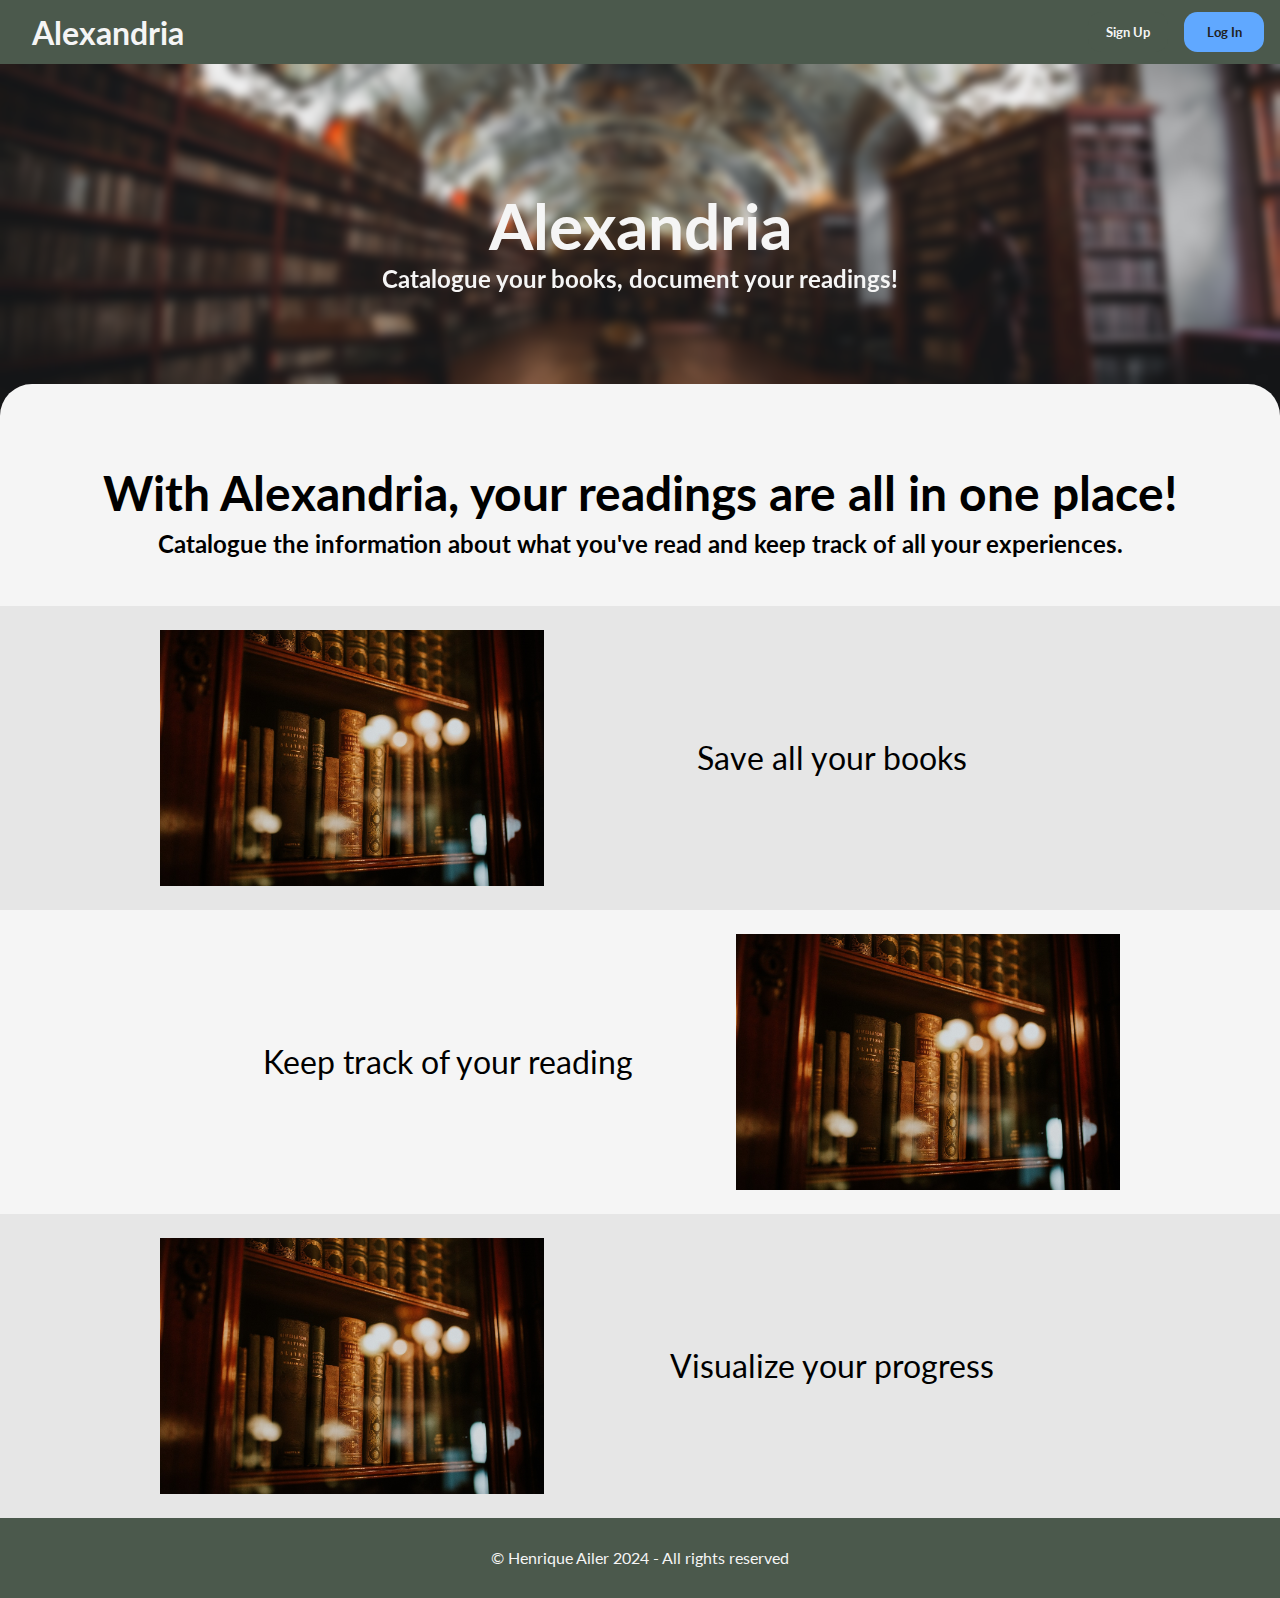
<file: html/index.html>
<!DOCTYPE html>
<html lang="en">
<head>
    <meta charset="UTF-8">
    <meta name="viewport" content="width=device-width, initial-scale=1.0">
    <link rel="shortcut icon" href="../images/favicon.ico" type="image/x-icon">
    <link rel="stylesheet" href="../css/index.css">
    <title>Alexandria</title>
</head>
<body class="dark-mode">
    <div class="navbar">
        <h1>Alexandria</h1>
        <div class="buttons">
            <a href="signup.html"><button id="sign-up">Sign Up</button></a>
            <a href="login.html"><button id="log-in">Log In</button></a>
        </div>
    </div>

    <div class="banner">
        <div class="title">
            <h1>Alexandria</h1>
            <h2>Catalogue your books, document your readings!</h2>
        </div>
    </div>

    <div class="info">
        <h1>With Alexandria, your readings are all in one place!</h1>
        <h2>Catalogue the information about what you've read and keep track of all your experiences.</h2>
    </div>

    <div class="feature" style="background-color: #e6e6e6;">
        <div class="content">
            <img src="../images/books.jpg">
            
            <div class="text">
                <p>Save all your books</p>
            </div>
        </div>
    </div>
    
    <div class="feature">
        <div class="content">
            <div class="text">
                <p>Keep track of your reading</p>
            </div>
            
            <img src="../images/books.jpg">
        </div>
    </div>
    
    <div class="feature" style="background-color: #e6e6e6;">
        <div class="content">
            <img src="../images/books.jpg">
            
            <div class="text">
                <p>Visualize your progress</p>
            </div>
        </div>
    </div>

    <div class="footer">
        <p>&copy; Henrique Ailer 2024 - All rights reserved</p>
    </div>

</body>
</html>
</file>
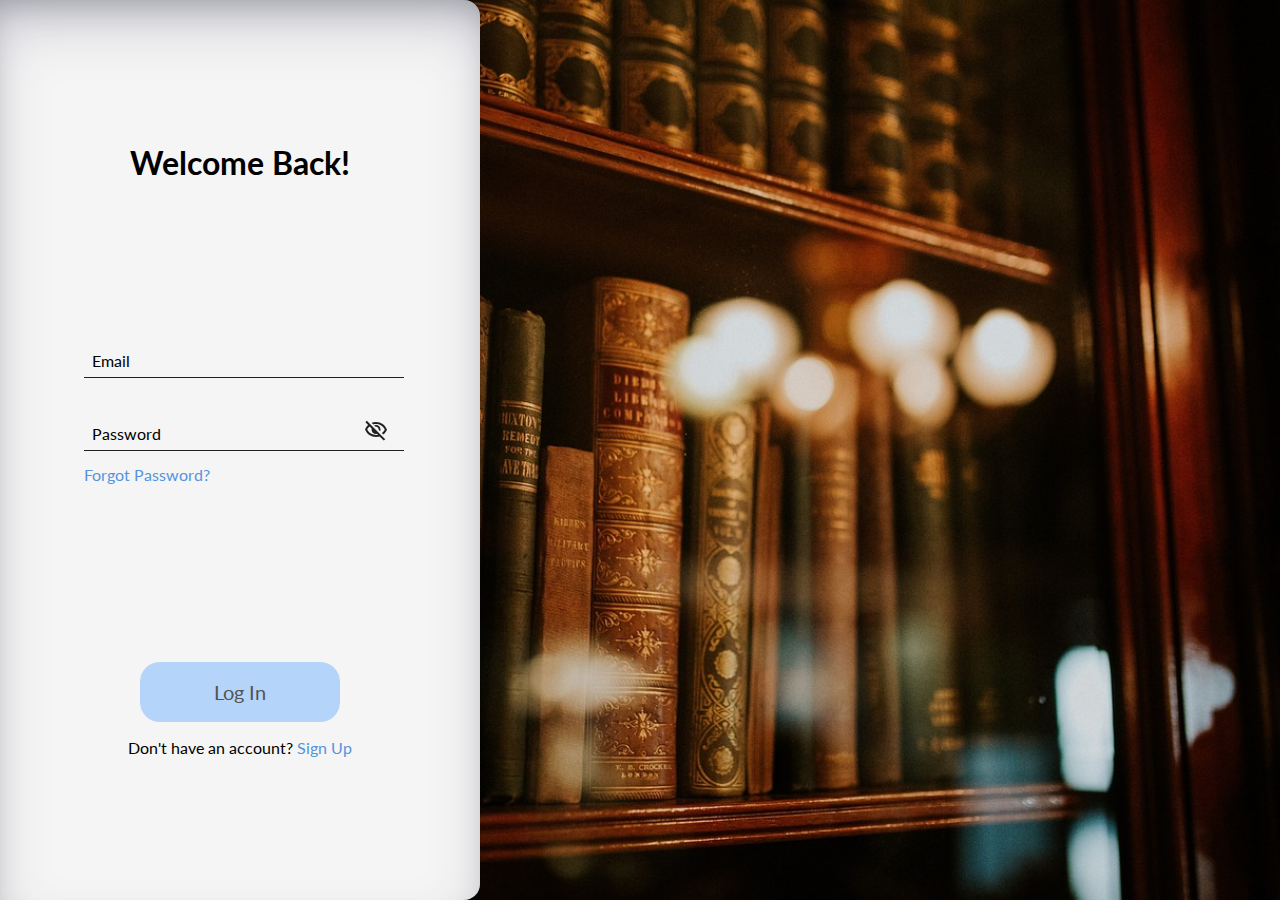
<file: html/login.html>
<!DOCTYPE html>
<html lang="en">
<head>
    <meta charset="UTF-8">
    <meta name="viewport" content="width=device-width, initial-scale=1.0">
    <script src="https://ajax.googleapis.com/ajax/libs/jquery/3.7.1/jquery.min.js"></script>
    <link rel="shortcut icon" href="../images/favicon.ico" type="image/x-icon">
    <link rel="stylesheet" href="../css/forms.css">
    <title>Log In</title>
</head>
<body>
    
    <form id="login" novalidate>
    <div class="form-box">

        <h1>Welcome Back!</h1>

        <div class="inputs">
            <div class="input">
                <input type="email" name="email" id="email" placeholder="" required>
                <label for="email">Email</label>
            </div>
            
            <div class="input">
                <input type="password" name="password" id="password" placeholder="" required>
                <label for="password">Password</label>

                <svg onclick="showPassword('password')" id="shown" style="display: none;" xmlns="http://www.w3.org/2000/svg" height="24px" viewBox="0 -960 960 960" width="24px" fill="#212121"><path d="M480-320q75 0 127.5-52.5T660-500q0-75-52.5-127.5T480-680q-75 0-127.5 52.5T300-500q0 75 52.5 127.5T480-320Zm0-72q-45 0-76.5-31.5T372-500q0-45 31.5-76.5T480-608q45 0 76.5 31.5T588-500q0 45-31.5 76.5T480-392Zm0 192q-146 0-266-81.5T40-500q54-137 174-218.5T480-800q146 0 266 81.5T920-500q-54 137-174 218.5T480-200Zm0-300Zm0 220q113 0 207.5-59.5T832-500q-50-101-144.5-160.5T480-720q-113 0-207.5 59.5T128-500q50 101 144.5 160.5T480-280Z"/></svg>
                <svg onclick="showPassword('password')" id="hidden" xmlns="http://www.w3.org/2000/svg" height="24px" viewBox="0 -960 960 960" width="24px" fill="#212121"><path d="m644-428-58-58q9-47-27-88t-93-32l-58-58q17-8 34.5-12t37.5-4q75 0 127.5 52.5T660-500q0 20-4 37.5T644-428Zm128 126-58-56q38-29 67.5-63.5T832-500q-50-101-143.5-160.5T480-720q-29 0-57 4t-55 12l-62-62q41-17 84-25.5t90-8.5q151 0 269 83.5T920-500q-23 59-60.5 109.5T772-302Zm20 246L624-222q-35 11-70.5 16.5T480-200q-151 0-269-83.5T40-500q21-53 53-98.5t73-81.5L56-792l56-56 736 736-56 56ZM222-624q-29 26-53 57t-41 67q50 101 143.5 160.5T480-280q20 0 39-2.5t39-5.5l-36-38q-11 3-21 4.5t-21 1.5q-75 0-127.5-52.5T300-500q0-11 1.5-21t4.5-21l-84-82Zm319 93Zm-151 75Z"/></svg>

                <a href="#">Forgot Password?</a>
                
            </div>
            
        </div>

        <div class="actions">
            <button type="submit" id="submit" disabled>Log In</button>
            <span>
                Don't have an account? <a href="signup.html">Sign Up</a>
            </span>
        </div>
    </div>
    </form>
        
    <div class="error_toast" id="error_toast">
        <h2>User already exists</h2>
        <hr>
        <p id="error_body">This email is already registered, use a different one please.</p>
        <div class="toast_bar"></div>
    </div>

</body>
<script src="../js/toasts.js"></script>
<script src="../js/check_input.js"></script>
<script src="../js/showPassword.js"></script>
<script src="../js/validate_login.js"></script>
</html>
</file>
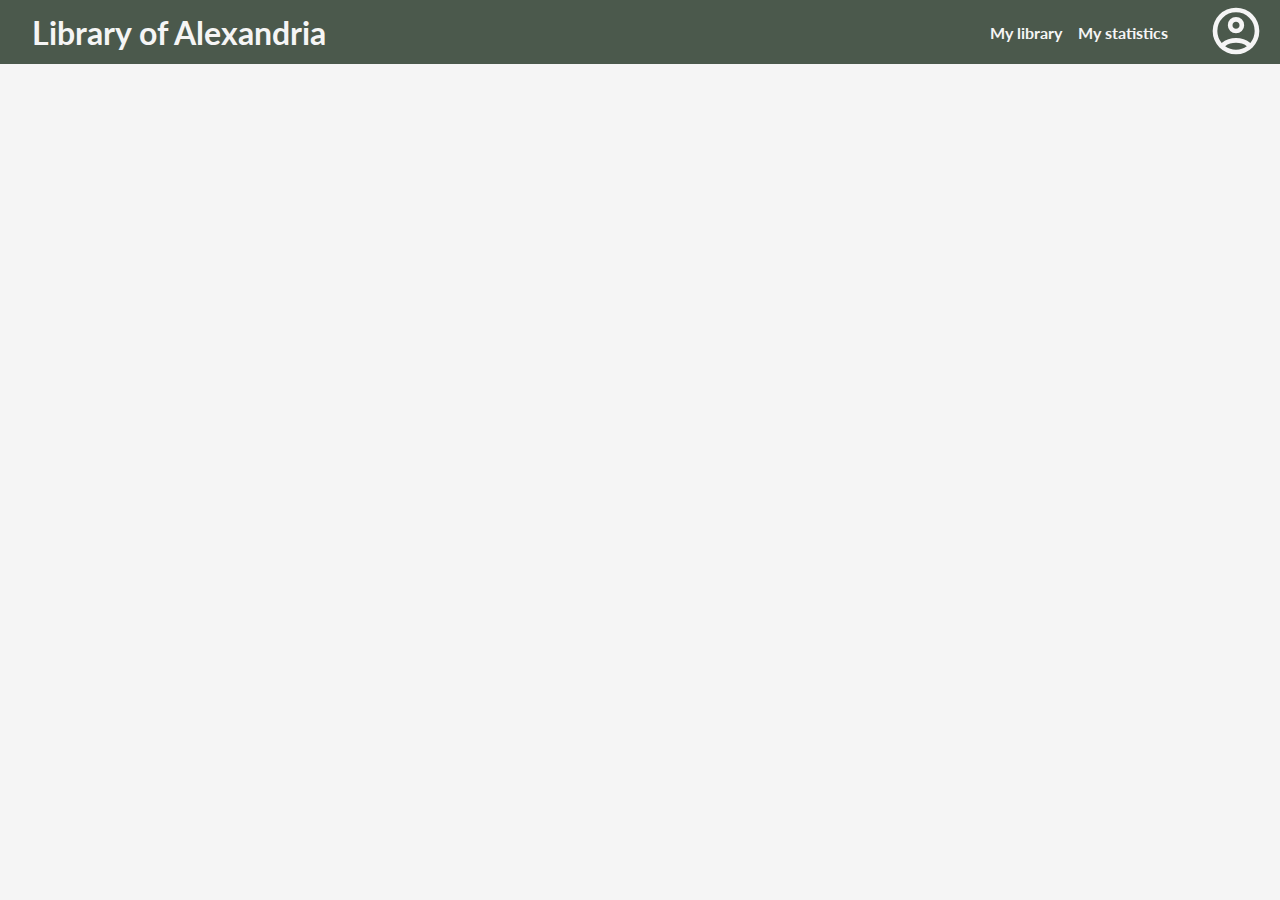
<file: html/main.html>
<!DOCTYPE html>
<html lang="en">
<head>
    <meta charset="UTF-8">
    <meta name="viewport" content="width=device-width, initial-scale=1.0">
    <script src="https://ajax.googleapis.com/ajax/libs/jquery/3.7.1/jquery.min.js"></script>
    <link rel="shortcut icon" href="../images/favicon.ico" type="image/x-icon">
    <link rel="stylesheet" href="../css/main.css">
    <link rel="stylesheet" href="../css/navbar.css">
    <title>Homepage</title>
</head>
<body>
    <div class="navbar">
        <h1>Library of Alexandria</h1>

        <div class="actions">
            <ul>
                <a href="library.html"><li>My library</li></a>
                <a href="#"><li>My statistics</li></a>
            </ul>
            <div class="user-profile">
                <svg id="user_profile" onclick="show_menu('user_menu')" xmlns="http://www.w3.org/2000/svg" height="24px" viewBox="0 -960 960 960" width="24px" fill="#212121"><path d="M234-276q51-39 114-61.5T480-360q69 0 132 22.5T726-276q35-41 54.5-93T800-480q0-133-93.5-226.5T480-800q-133 0-226.5 93.5T160-480q0 59 19.5 111t54.5 93Zm246-164q-59 0-99.5-40.5T340-580q0-59 40.5-99.5T480-720q59 0 99.5 40.5T620-580q0 59-40.5 99.5T480-440Zm0 360q-83 0-156-31.5T197-197q-54-54-85.5-127T80-480q0-83 31.5-156T197-763q54-54 127-85.5T480-880q83 0 156 31.5T763-763q54 54 85.5 127T880-480q0 83-31.5 156T763-197q-54 54-127 85.5T480-80Zm0-80q53 0 100-15.5t86-44.5q-39-29-86-44.5T480-280q-53 0-100 15.5T294-220q39 29 86 44.5T480-160Zm0-360q26 0 43-17t17-43q0-26-17-43t-43-17q-26 0-43 17t-17 43q0 26 17 43t43 17Zm0-60Zm0 360Z"/></svg>
                <div class="user-menu" id="user_menu">
                    <h2 id="username_box">Hello user!</h2>
                    <hr>
                    <ul>
                        <li>
                            <svg xmlns="http://www.w3.org/2000/svg" height="24px" viewBox="0 -960 960 960" width="24px" fill="#212121"><path d="m370-80-16-128q-13-5-24.5-12T307-235l-119 50L78-375l103-78q-1-7-1-13.5v-27q0-6.5 1-13.5L78-585l110-190 119 50q11-8 23-15t24-12l16-128h220l16 128q13 5 24.5 12t22.5 15l119-50 110 190-103 78q1 7 1 13.5v27q0 6.5-2 13.5l103 78-110 190-118-50q-11 8-23 15t-24 12L590-80H370Zm70-80h79l14-106q31-8 57.5-23.5T639-327l99 41 39-68-86-65q5-14 7-29.5t2-31.5q0-16-2-31.5t-7-29.5l86-65-39-68-99 42q-22-23-48.5-38.5T533-694l-13-106h-79l-14 106q-31 8-57.5 23.5T321-633l-99-41-39 68 86 64q-5 15-7 30t-2 32q0 16 2 31t7 30l-86 65 39 68 99-42q22 23 48.5 38.5T427-266l13 106Zm42-180q58 0 99-41t41-99q0-58-41-99t-99-41q-59 0-99.5 41T342-480q0 58 40.5 99t99.5 41Zm-2-140Z"/></svg>
                            Settings
                        </li>
                        <li onclick="toggle_theme()">
                            <svg id="lightmode" xmlns="http://www.w3.org/2000/svg" height="24px" viewBox="0 -960 960 960" width="24px" fill="#212121"><path d="M480-360q50 0 85-35t35-85q0-50-35-85t-85-35q-50 0-85 35t-35 85q0 50 35 85t85 35Zm0 80q-83 0-141.5-58.5T280-480q0-83 58.5-141.5T480-680q83 0 141.5 58.5T680-480q0 83-58.5 141.5T480-280ZM200-440H40v-80h160v80Zm720 0H760v-80h160v80ZM440-760v-160h80v160h-80Zm0 720v-160h80v160h-80ZM256-650l-101-97 57-59 96 100-52 56Zm492 496-97-101 53-55 101 97-57 59Zm-98-550 97-101 59 57-100 96-56-52ZM154-212l101-97 55 53-97 101-59-57Zm326-268Z"/></svg>
                            <svg id="darkmode" xmlns="http://www.w3.org/2000/svg" height="24px" viewBox="0 -960 960 960" width="24px" fill="#212121"><path d="M480-120q-150 0-255-105T120-480q0-150 105-255t255-105q14 0 27.5 1t26.5 3q-41 29-65.5 75.5T444-660q0 90 63 153t153 63q55 0 101-24.5t75-65.5q2 13 3 26.5t1 27.5q0 150-105 255T480-120Zm0-80q88 0 158-48.5T740-375q-20 5-40 8t-40 3q-123 0-209.5-86.5T364-660q0-20 3-40t8-40q-78 32-126.5 102T200-480q0 116 82 198t198 82Zm-10-270Z"/></svg>
                            Toggle theme
                        </li>
                        <li onclick="logout()">
                            <svg xmlns="http://www.w3.org/2000/svg" height="24px" viewBox="0 -960 960 960" width="24px" fill="#212121"><path d="M200-120q-33 0-56.5-23.5T120-200v-560q0-33 23.5-56.5T200-840h280v80H200v560h280v80H200Zm440-160-55-58 102-102H360v-80h327L585-622l55-58 200 200-200 200Z"/></svg>
                            Log out
                        </li>
                    </ul>
                </div>
            </div>
        </div>
    </div>
</body>
<script src="../js/session_functions.js"></script>
<script src="../js/show_menu.js"></script>
</html>
</file>
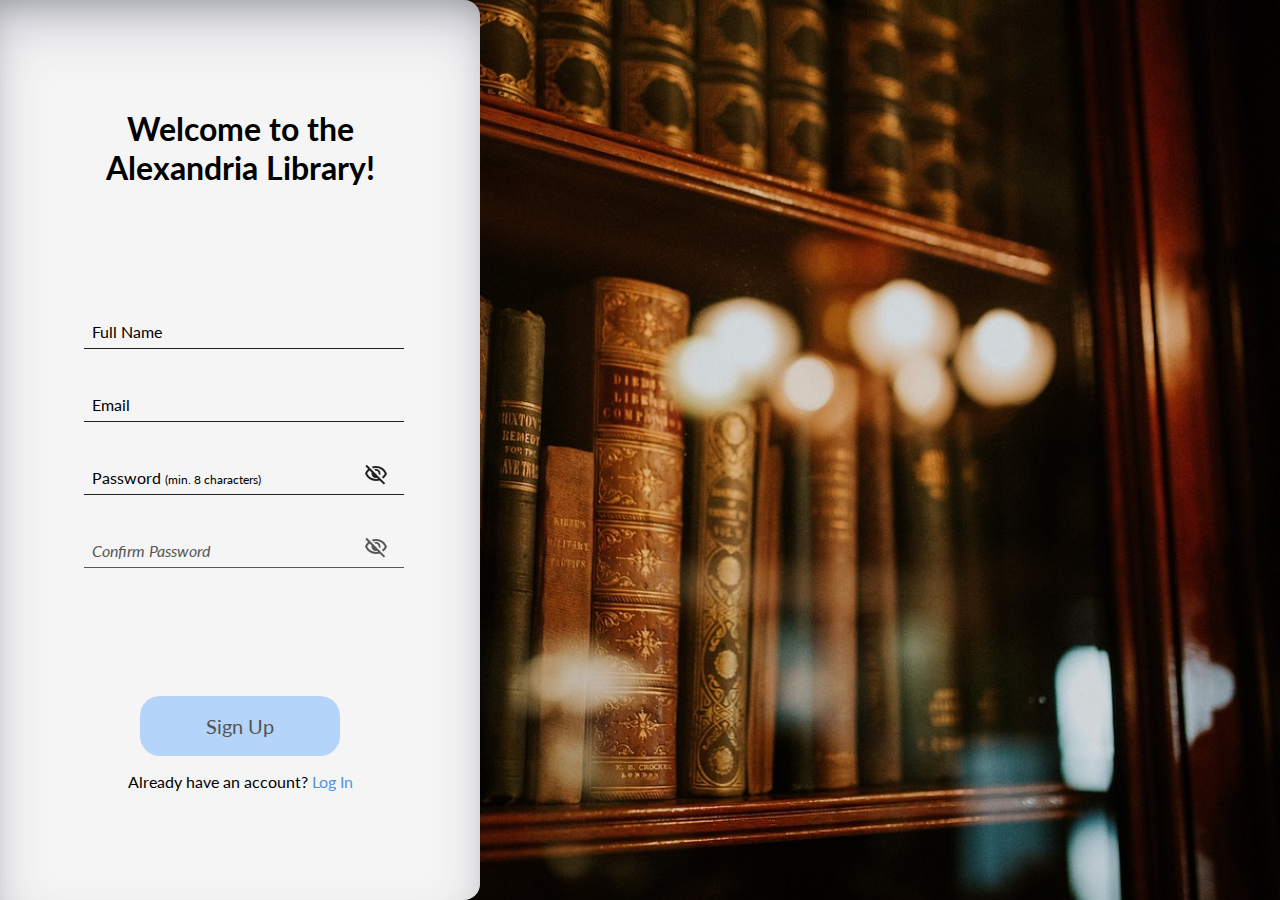
<file: html/signup.html>
<!DOCTYPE html>
<html lang="en">
<head>
    <meta charset="UTF-8">
    <meta name="viewport" content="width=device-width, initial-scale=1.0">
    <script src="https://ajax.googleapis.com/ajax/libs/jquery/3.7.1/jquery.min.js"></script>
    <link rel="shortcut icon" href="../images/favicon.ico" type="image/x-icon">
    <link rel="stylesheet" href="../css/forms.css">
    <title>Sign Up</title>
</head>
<body>
    
    <form id="signup" novalidate>
    <div class="form-box">

        <h1>Welcome to the Alexandria Library!</h1>

        <div class="inputs">
            <div class="input">
                <input type="text" name="name" id="name" placeholder="" oninput="letters_js(this.value, this)" required>
                <label for="name">Full Name</label>
            </div>
            
            <div class="input">
                <input type="email" name="email" id="email" placeholder="" required>
                <label for="email">Email</label>
            </div>
            
            <div class="input">
                <input type="password" name="password" id="password" placeholder="" required>
                <label for="password">Password <span style="font-size: .75em;">(min. 8 characters)</span></label>

                <svg onclick="showPassword('password', false)" id="shown" style="display: none;" xmlns="http://www.w3.org/2000/svg" height="24px" viewBox="0 -960 960 960" width="24px" fill="#212121"><path d="M480-320q75 0 127.5-52.5T660-500q0-75-52.5-127.5T480-680q-75 0-127.5 52.5T300-500q0 75 52.5 127.5T480-320Zm0-72q-45 0-76.5-31.5T372-500q0-45 31.5-76.5T480-608q45 0 76.5 31.5T588-500q0 45-31.5 76.5T480-392Zm0 192q-146 0-266-81.5T40-500q54-137 174-218.5T480-800q146 0 266 81.5T920-500q-54 137-174 218.5T480-200Zm0-300Zm0 220q113 0 207.5-59.5T832-500q-50-101-144.5-160.5T480-720q-113 0-207.5 59.5T128-500q50 101 144.5 160.5T480-280Z"/></svg>
                <svg onclick="showPassword('password', false)" id="hidden" xmlns="http://www.w3.org/2000/svg" height="24px" viewBox="0 -960 960 960" width="24px" fill="#212121"><path d="m644-428-58-58q9-47-27-88t-93-32l-58-58q17-8 34.5-12t37.5-4q75 0 127.5 52.5T660-500q0 20-4 37.5T644-428Zm128 126-58-56q38-29 67.5-63.5T832-500q-50-101-143.5-160.5T480-720q-29 0-57 4t-55 12l-62-62q41-17 84-25.5t90-8.5q151 0 269 83.5T920-500q-23 59-60.5 109.5T772-302Zm20 246L624-222q-35 11-70.5 16.5T480-200q-151 0-269-83.5T40-500q21-53 53-98.5t73-81.5L56-792l56-56 736 736-56 56ZM222-624q-29 26-53 57t-41 67q50 101 143.5 160.5T480-280q20 0 39-2.5t39-5.5l-36-38q-11 3-21 4.5t-21 1.5q-75 0-127.5-52.5T300-500q0-11 1.5-21t4.5-21l-84-82Zm319 93Zm-151 75Z"/></svg>

            </div>

            <div class="input">
                <input type="password" name="password_conf" id="password_conf" placeholder="" required disabled>
                <label for="password_conf">Confirm Password</label>

                <svg onclick="showPassword('password', true)" id="shown_conf" style="display: none;" xmlns="http://www.w3.org/2000/svg" height="24px" viewBox="0 -960 960 960" width="24px" fill="#212121"><path d="M480-320q75 0 127.5-52.5T660-500q0-75-52.5-127.5T480-680q-75 0-127.5 52.5T300-500q0 75 52.5 127.5T480-320Zm0-72q-45 0-76.5-31.5T372-500q0-45 31.5-76.5T480-608q45 0 76.5 31.5T588-500q0 45-31.5 76.5T480-392Zm0 192q-146 0-266-81.5T40-500q54-137 174-218.5T480-800q146 0 266 81.5T920-500q-54 137-174 218.5T480-200Zm0-300Zm0 220q113 0 207.5-59.5T832-500q-50-101-144.5-160.5T480-720q-113 0-207.5 59.5T128-500q50 101 144.5 160.5T480-280Z"/></svg>
                <svg onclick="showPassword('password', true)" id="hidden_conf" xmlns="http://www.w3.org/2000/svg" height="24px" viewBox="0 -960 960 960" width="24px" fill="#212121"><path d="m644-428-58-58q9-47-27-88t-93-32l-58-58q17-8 34.5-12t37.5-4q75 0 127.5 52.5T660-500q0 20-4 37.5T644-428Zm128 126-58-56q38-29 67.5-63.5T832-500q-50-101-143.5-160.5T480-720q-29 0-57 4t-55 12l-62-62q41-17 84-25.5t90-8.5q151 0 269 83.5T920-500q-23 59-60.5 109.5T772-302Zm20 246L624-222q-35 11-70.5 16.5T480-200q-151 0-269-83.5T40-500q21-53 53-98.5t73-81.5L56-792l56-56 736 736-56 56ZM222-624q-29 26-53 57t-41 67q50 101 143.5 160.5T480-280q20 0 39-2.5t39-5.5l-36-38q-11 3-21 4.5t-21 1.5q-75 0-127.5-52.5T300-500q0-11 1.5-21t4.5-21l-84-82Zm319 93Zm-151 75Z"/></svg>

            </div>
            
        </div>

        <div class="actions">
            <button type="submit" id="submit" disabled>Sign Up</button>
            <span>
                Already have an account? <a href="login.html">Log In</a>
            </span>
        </div>
    </div>
    </form>

    <div class="error_toast" id="error_toast">
        <h2>User already exists</h2>
        <hr>
        <p id="error_body">This email is already registered, use a different one please.</p>
        <div class="toast_bar"></div>
    </div>
        
</body>
<script src="../js/toasts.js"></script>
<script src="../js/check_input.js"></script>
<script src="../js/showPassword.js"></script>
<script src="../js/masks.js"></script>
<script src="../js/validate_signup.js"></script>
</html>
</file>
<file: css/index.css>
@import url('https://fonts.googleapis.com/css2?family=DM+Serif+Text:ital@0;1&family=Lato:ital,wght@0,100;0,300;0,400;0,700;0,900;1,100;1,300;1,400;1,700;1,900&display=swap');

*{
    padding: 0;
    margin: 0;
    font-family: "Lato", Arial, Helvetica, sans-serif;
}

body{
    background-color: #f5f5f5;

    scroll-behavior: smooth;
}

body::-webkit-scrollbar{
    width: .7em;
}

body::-webkit-scrollbar-track{
    background-color: var(--background-darker);
}

body::-webkit-scrollbar-thumb{
    background-color: #8d8d8a;
}

body::-webkit-scrollbar-thumb:hover{
    background-color: #595958;
}

.navbar{

    width: 100%;
    height: 4em;
    background-color: #4b594c;

    display: flex;
    justify-content: space-between;
    align-items: center;

}

.navbar h1{
    color: #f5f5f5;
    margin-left: 1em;
}

.navbar .buttons{

    margin-right: 1em;
    
    display: flex;
    width: fit-content;
    gap: 1em;

}

.navbar .buttons button{
    width: 6em;
    height: 3em;

    border: none;
    border-radius: 1em;

    cursor: pointer;
    font-weight: bold;

}

.navbar .buttons #sign-up{

    background-color: #4b594c;
    color: #f5f5f5;

    transition: 200ms;

}

.navbar .buttons #sign-up:hover{

    color: #4b594c;
    background-color: #f5f5f5;

    transition: 200ms;

}

.navbar .buttons #log-in{

    background-color: #60a8ff;
    color: #212121;

    transition: 200ms;

}

.navbar .buttons #log-in:hover{

    filter: brightness(.8);

    transition: 200ms;

}

.banner{

    background-image: url(../images/library.jpg);

    background-repeat: no-repeat;
    background-size: cover;
    background-position: center center;

    height: 22em;

    display: flex;
    align-items: center;
    justify-content: center;

    position: relative;

}

.banner::after{

    content: "";

    width: 100%;
    height: 2em;

    position: absolute;

    background-color: #f5f5f5;
    bottom: 0;
    left: 0;

    border-radius: 2.5em 2.5em 0 0;
    
}

.banner .title{

    backdrop-filter: blur(.3em);

    width: 100%;
    height: 100%;

    display: flex;
    flex-direction: column;
    justify-content: center;
    align-items: center;

}

.banner .title h1{

    color: #f5f5f5;
    font-size: 4em;

}

.banner .title h2{

    color: #f5f5f5;
    font-size: 1.5em;

}

.info{

    margin-top: 3em;
    margin-bottom: 3em;

    display: flex;
    align-items: center;
    flex-direction: column;

    gap: .5em;

}

.info h1{
    
    font-size: 3em;

}

.info h2{

    font-size: 1.5em;

}

.feature{

    width: 100%;

    display: flex;
    justify-content: center;
    align-items: center;

}

.feature .content{

    width: calc(100% - 20em);

    display: flex;
    justify-content: center;

    margin-top: 1.5em;
    margin-bottom: 1.5em;

}

.feature img{
    width: 40%;
    max-height: 20em;
}

.feature .text{
    
    width: 60%;

    display: flex;
    justify-content: center;
    align-items: center;

}

.feature p{

    font-size: 2em;

}

.footer{

    height: 5em;

    background-color: #4b594c;

    display: flex;
    justify-content: center;
    align-items: center;

}

.footer p{

    color: #f5f5f5;

}
</file>
<file: css/forms.css>
@import url('https://fonts.googleapis.com/css2?family=DM+Serif+Text:ital@0;1&family=Lato:ital,wght@0,100;0,300;0,400;0,700;0,900;1,100;1,300;1,400;1,700;1,900&display=swap');

*{
    padding: 0;
    margin: 0;
    font-family: "Lato", Arial, Helvetica, sans-serif;
}

body{
    
    background-image: url(../images/books.jpg);

    background-repeat: no-repeat;
    background-size: cover;
    background-position: center center;

    overflow: hidden;

    display: flex;
    justify-content: start;

}

a{

    text-decoration: none;
    color: #5493df;

}

h1{

    width: 10em;
    text-align: center;

}

a:hover{

    color: #4275b2;

}

.form-box{

    background-color: #f5f5f5;

    width: 30em;
    height: 100vh;

    display: flex;
    flex-direction: column;
    align-items: center;
    justify-content: space-evenly;

    border-radius: 0 1em 1em 0;

    box-shadow: rgba(50, 50, 93, 0.25) 0px 30px 60px -12px inset, rgba(0, 0, 0, 0.3) 0px 18px 36px -18px inset;

}

.form-box .inputs{

    width: 100%;

    display: flex;
    flex-direction: column;
    align-items: center;

}

.form-box .inputs .input{
    position: relative;

    width: 65%;

    margin-top: 1.25em;
    margin-bottom: 1.25em;

}

.form-box .inputs .input svg{
    position: absolute;
    right: .5em;
    top: 0em;

    cursor: pointer;
}

.form-box .inputs .input input{
    height: 2em;
    width: 100%;
    padding-left: .5em;

    background-color: transparent;

    border: none;
    outline: none;

    font-size: 1em;

    border-bottom: .1em solid #212121;

}

.form-box .inputs .input input:disabled{
    border-bottom: .1em solid #575757;
}

.form-box .inputs .input input:disabled + label{
    color: #575757;
    font-style: italic;
}

.form-box .inputs .input input:disabled ~ svg{
    fill: #575757;
    cursor: default;
}

.form-box .inputs .input input.right{
    border-bottom: .1em solid #3E7B27;
    color: #3E7B27;
}

.form-box .inputs .input input.right + label{
    color: #3E7B27;
}

.form-box .inputs .input input.right ~ svg{
    fill: #3E7B27;
}

.form-box .inputs .input input.wrong{
    border-bottom: .1em solid #FB4141;
    color: #FB4141;
}

.form-box .inputs .input input.wrong + label{
    color: #FB4141;
}

.form-box .inputs .input input.wrong ~ svg{
    fill: #FB4141;
}

.form-box .inputs .input label{
    position: absolute;

    line-height: 1em;

    top: .5em;
    left: .5em;

    transform-origin: left center;
    transition: transform 250ms;
}

.form-box .inputs .input a{

    line-height: 3em;

}

.form-box .inputs .input input:focus + label,
.form-box .inputs .input input:not(:placeholder-shown) + label{
    transform: translateY(-150%);
}

.form-box .actions{
    display: flex;
    flex-direction: column;

    align-items: center;
    gap: 1em;
}

.form-box button[type="submit"]{

    width: 10em;
    height: 3em;

    border: none;
    border-radius: 1em;

    font-size: 1.25em;
    cursor: pointer;

    background-color: #60a8ff;
    color: #212121;

    transition: 200ms;

}

.form-box button[type="submit"]:hover{

    filter: brightness(.8);

    transition: 200ms;

}

.form-box button[type="submit"]:disabled{

    cursor: default;

    background-color: #b5d4f9;
    color: #535353;

}

.error_toast{

    position: absolute;

    display: none;
    
    top: 1em;
    right: 1em;

    padding: .5em;

    min-width: 20em;
    background-color: #FB4141;
    color: #f5f5f5;

}

.error_toast h2{
    font-size: 1em;
}

.error_toast p{
    font-size: .8em;
}

.error_toast hr{


    margin-bottom: .3em;
    margin-top: .2em;

    border: .05em solid #f5f5f5;

}

.error_toast .toast_bar{
    height: .2em;
    width: 100%;
    background-color: #f5f5f5;
    position: absolute;

    bottom: 0;
    right: 0;
}
</file>
<file: css/main.css>
@import url('https://fonts.googleapis.com/css2?family=DM+Serif+Text:ital@0;1&family=Lato:ital,wght@0,100;0,300;0,400;0,700;0,900;1,100;1,300;1,400;1,700;1,900&display=swap');

:root{

    --main-colour: #4b594c;
    --background: #f5f5f5;
    --secondary-bg: #c3c2c2;
    --secondary-bg-transparent: #c3c2c284;

    --accent1: #60a8ff;

    --text-colour: #121212;
    --text-colour-secondary: #424242;

    --box-shadow: rgba(100, 100, 111, 0.2);
    
}

.dark-mode{
    
    --main-colour: #434f44;
    --background: #121212;
    --secondary-bg: #313131;
    --secondary-bg-transparent: #31313184;

    --text-colour: #f5f5f5;
    --text-colour-secondary: #b9b7b7;

    --box-shadow: rgba(0, 0, 0, 0.2);

}

*{
    padding: 0;
    margin: 0;
    font-family: "Lato", Arial, Helvetica, sans-serif;
}

body{
    background-color: var(--background);
}
</file>
<file: css/navbar.css>
.navbar{
    
    width: 100%;
    height: 4em;
    background-color: var(--main-colour);

    display: flex;
    justify-content: space-between;
    align-items: center;

    position: fixed;
    top: 0;

}

.navbar h1{
    color: #f5f5f5;
    margin-left: 1em;
    user-select: none;
}

.navbar .actions{
    display: flex;
    align-items: center;
    gap: 2em;

    margin-right: 1em;
}

.navbar .actions a{
    text-decoration: none;
}

.navbar .actions ul{
    display: flex;
    align-items: center;

}

.navbar .actions ul li{
    list-style: none;

    padding: .2em .5em;

    border-radius: .5em;

    color: #f5f5f5;
    user-select: none;
    cursor: pointer;

    font-weight: bold;

    transition: 200ms;

}

.navbar .actions ul li:hover{
    background-color: #f5f5f5;
    color: #121212;
    transition: 200ms;

}

.navbar #user_profile{
    width: 3.5em;
    height: 3.5em;

    fill: #f5f5f5;

    cursor: pointer;
}

.navbar .user-menu{

    width: 20em;
    height: 10em;

    background-color: var(--background);

    position: absolute;
    right: .5em;
    top: 3.7em;

    box-shadow: var(--box-shadow) 0px 7px 29px 0px;

    display: none;

}

.navbar .user-menu h2{

    color: var(--text-colour);

    margin-left: .5em;
    margin-top: .5em;

}

.navbar .user-menu ul{
    display: block;
    margin-left: .5em;

}

.navbar .user-menu ul li{
    color: var(--text-colour);
    width: calc(100% - 2em);
    margin-top: .2em;

    display: flex;
    align-items: center;
}

.navbar .user-menu ul li svg{
    margin-right: .5em;
    fill: var(--text-colour);
}

.navbar .user-menu ul li:hover{
    filter: brightness(.8);
}

.navbar .user-menu ul li:hover svg{
    fill: #121212;
}

.navbar .user-menu hr{
    width: 90%;

    margin: .5em 0;

    margin-left: 5%;

}
</file>
